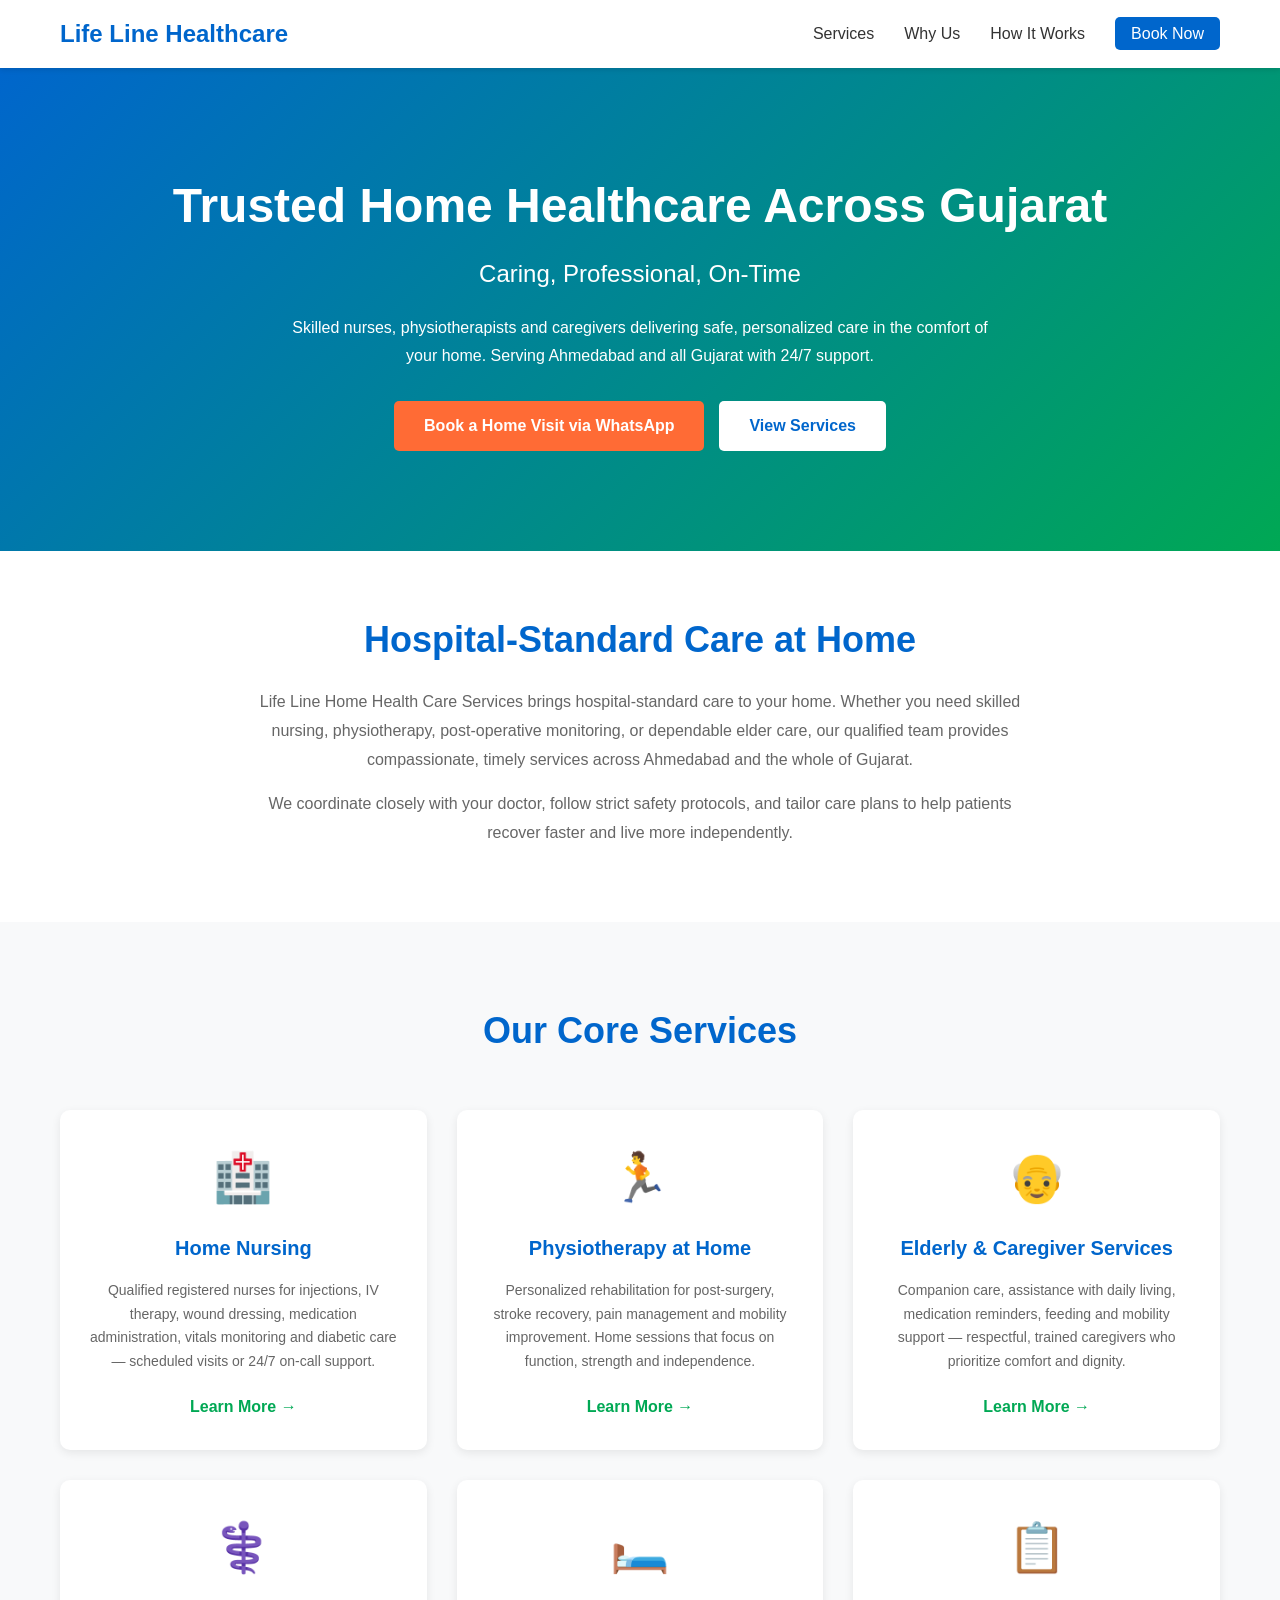
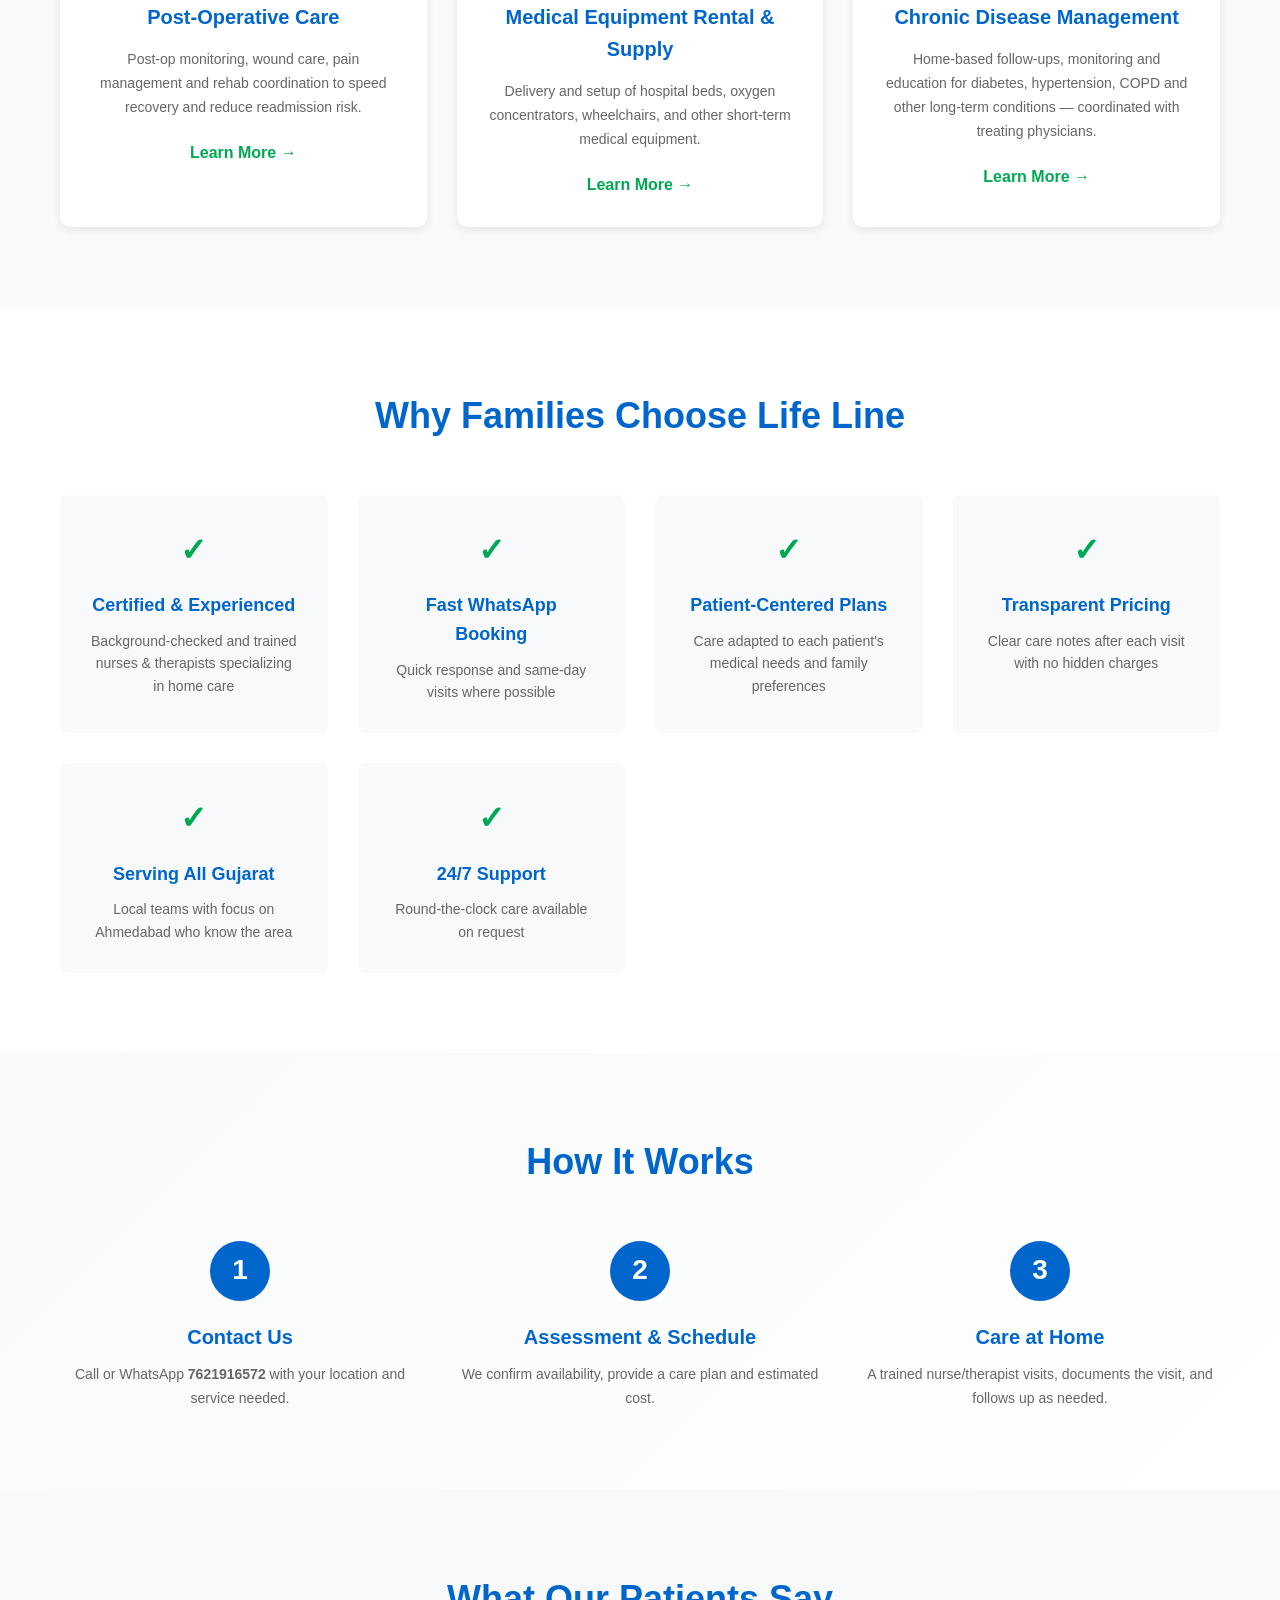
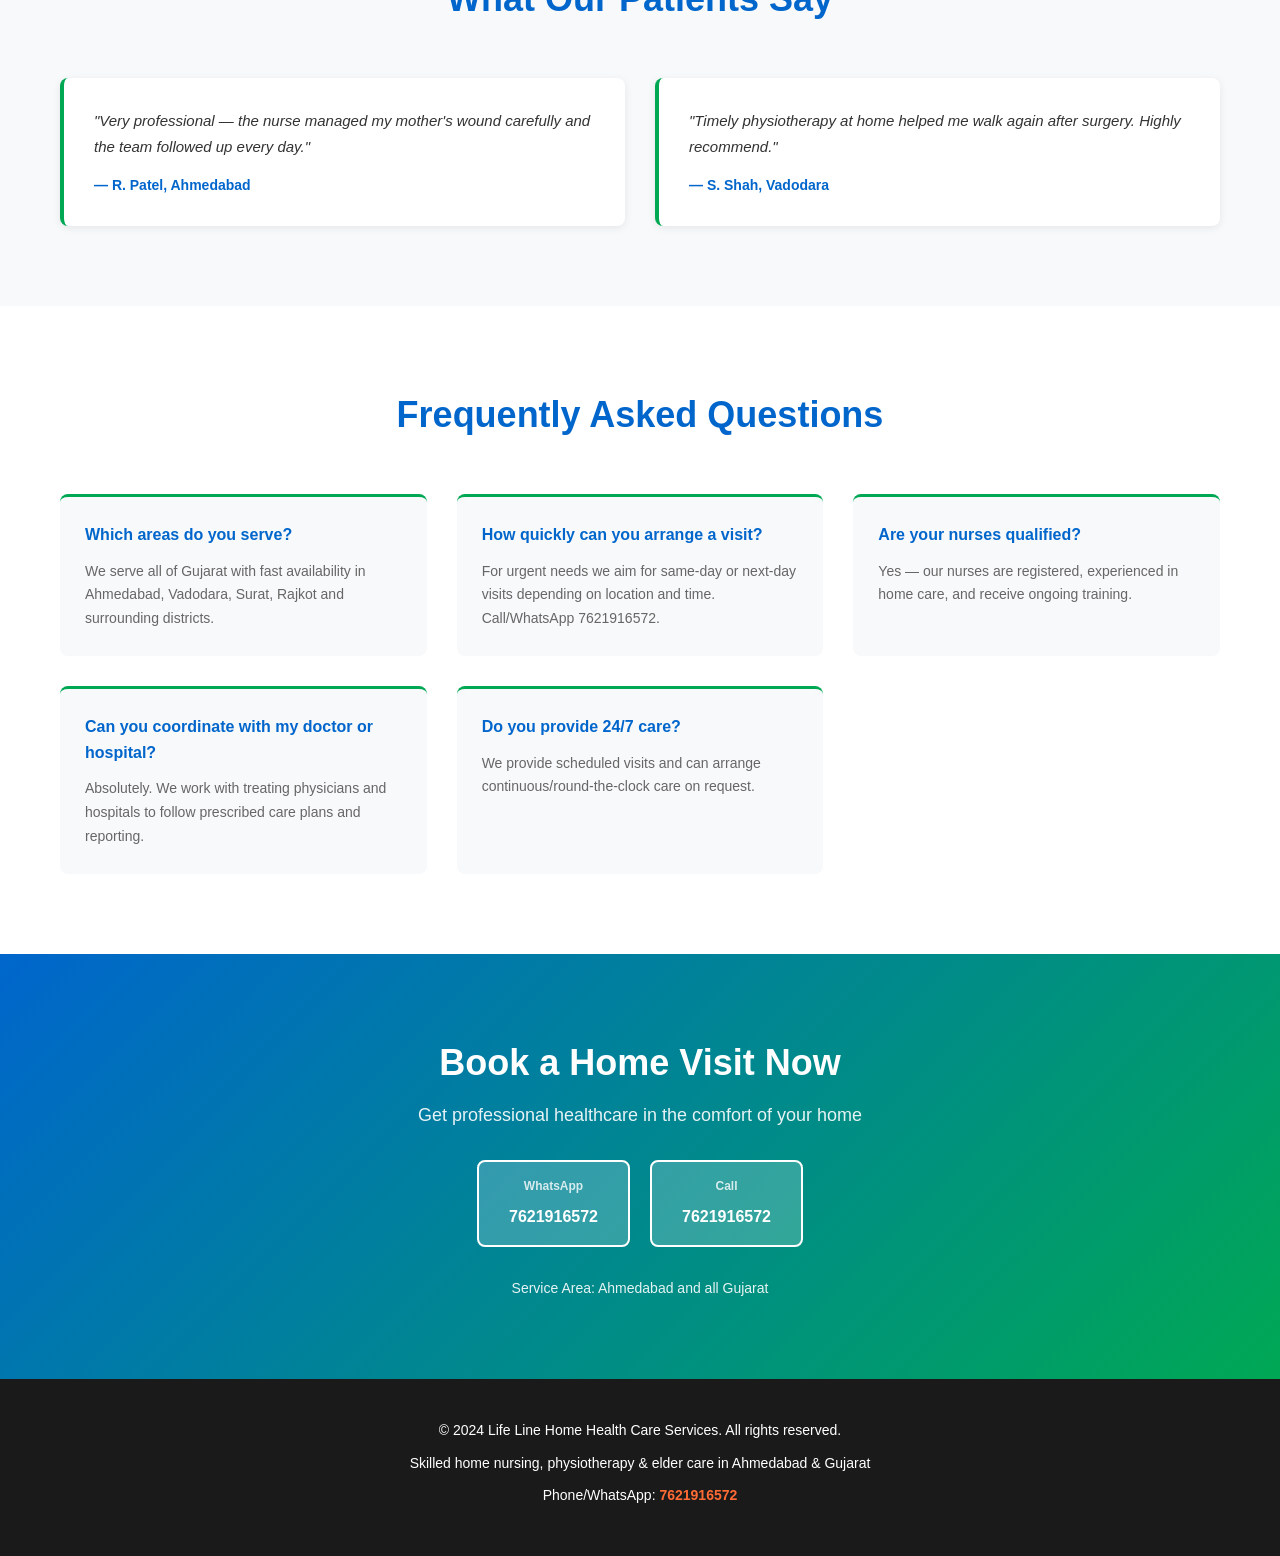
<file: index.html>
<!DOCTYPE html>
<html lang="en">
<head>
    <meta charset="UTF-8">
    <meta name="viewport" content="width=device-width, initial-scale=1.0">
    <meta name="description" content="Life Line Home Health Care Services — professional home nursing, physiotherapy, elderly & post-op care across Ahmedabad and all Gujarat. 24/7 visits & WhatsApp booking: 7621916572">
    <title>Life Line Home Health Care Services — Home Nursing & Physiotherapy in Ahmedabad & Gujarat</title>
    <link rel="stylesheet" href="styles.css">
</head>
<body>
    <!-- Navigation -->
    <nav class="navbar">
        <div class="container">
            <div class="logo">Life Line Healthcare</div>
            <ul class="nav-links">
                <li><a href="#services">Services</a></li>
                <li><a href="#why-us">Why Us</a></li>
                <li><a href="#how-it-works">How It Works</a></li>
                <li><a href="#contact" class="cta-nav">Book Now</a></li>
            </ul>
        </div>
    </nav>

    <!-- Hero Section -->
    <section class="hero">
        <div class="hero-content">
            <h1>Trusted Home Healthcare Across Gujarat</h1>
            <p>Caring, Professional, On-Time</p>
            <p class="hero-subtitle">Skilled nurses, physiotherapists and caregivers delivering safe, personalized care in the comfort of your home. Serving Ahmedabad and all Gujarat with 24/7 support.</p>
            <div class="hero-ctas">
                <a href="https://wa.me/917621916572" class="btn btn-primary" target="_blank">Book a Home Visit via WhatsApp</a>
                <a href="#services" class="btn btn-secondary">View Services</a>
            </div>
        </div>
    </section>

    <!-- Intro Section -->
    <section class="intro">
        <div class="container">
            <h2>Hospital-Standard Care at Home</h2>
            <p>Life Line Home Health Care Services brings hospital-standard care to your home. Whether you need skilled nursing, physiotherapy, post-operative monitoring, or dependable elder care, our qualified team provides compassionate, timely services across Ahmedabad and the whole of Gujarat.</p>
            <p>We coordinate closely with your doctor, follow strict safety protocols, and tailor care plans to help patients recover faster and live more independently.</p>
        </div>
    </section>

    <!-- Services Section -->
    <section id="services" class="services">
        <div class="container">
            <h2>Our Core Services</h2>
            <div class="services-grid">
                <div class="service-card">
                    <div class="service-icon">🏥</div>
                    <h3>Home Nursing</h3>
                    <p>Qualified registered nurses for injections, IV therapy, wound dressing, medication administration, vitals monitoring and diabetic care — scheduled visits or 24/7 on-call support.</p>
                    <a href="services/home-nursing.html" class="service-link">Learn More →</a>
                </div>

                <div class="service-card">
                    <div class="service-icon">🏃</div>
                    <h3>Physiotherapy at Home</h3>
                    <p>Personalized rehabilitation for post-surgery, stroke recovery, pain management and mobility improvement. Home sessions that focus on function, strength and independence.</p>
                    <a href="services/physiotherapy.html" class="service-link">Learn More →</a>
                </div>

                <div class="service-card">
                    <div class="service-icon">👴</div>
                    <h3>Elderly & Caregiver Services</h3>
                    <p>Companion care, assistance with daily living, medication reminders, feeding and mobility support — respectful, trained caregivers who prioritize comfort and dignity.</p>
                    <a href="services/elderly-care.html" class="service-link">Learn More →</a>
                </div>

                <div class="service-card">
                    <div class="service-icon">⚕️</div>
                    <h3>Post-Operative Care</h3>
                    <p>Post-op monitoring, wound care, pain management and rehab coordination to speed recovery and reduce readmission risk.</p>
                    <a href="services/post-op-care.html" class="service-link">Learn More →</a>
                </div>

                <div class="service-card">
                    <div class="service-icon">🛏️</div>
                    <h3>Medical Equipment Rental & Supply</h3>
                    <p>Delivery and setup of hospital beds, oxygen concentrators, wheelchairs, and other short-term medical equipment.</p>
                    <a href="services/equipment.html" class="service-link">Learn More →</a>
                </div>

                <div class="service-card">
                    <div class="service-icon">📋</div>
                    <h3>Chronic Disease Management</h3>
                    <p>Home-based follow-ups, monitoring and education for diabetes, hypertension, COPD and other long-term conditions — coordinated with treating physicians.</p>
                    <a href="services/chronic-care.html" class="service-link">Learn More →</a>
                </div>
            </div>
        </div>
    </section>

    <!-- Why Choose Us Section -->
    <section id="why-us" class="why-us">
        <div class="container">
            <h2>Why Families Choose Life Line</h2>
            <div class="reasons-grid">
                <div class="reason">
                    <div class="reason-icon">✓</div>
                    <h3>Certified & Experienced</h3>
                    <p>Background-checked and trained nurses & therapists specializing in home care</p>
                </div>
                <div class="reason">
                    <div class="reason-icon">✓</div>
                    <h3>Fast WhatsApp Booking</h3>
                    <p>Quick response and same-day visits where possible</p>
                </div>
                <div class="reason">
                    <div class="reason-icon">✓</div>
                    <h3>Patient-Centered Plans</h3>
                    <p>Care adapted to each patient's medical needs and family preferences</p>
                </div>
                <div class="reason">
                    <div class="reason-icon">✓</div>
                    <h3>Transparent Pricing</h3>
                    <p>Clear care notes after each visit with no hidden charges</p>
                </div>
                <div class="reason">
                    <div class="reason-icon">✓</div>
                    <h3>Serving All Gujarat</h3>
                    <p>Local teams with focus on Ahmedabad who know the area</p>
                </div>
                <div class="reason">
                    <div class="reason-icon">✓</div>
                    <h3>24/7 Support</h3>
                    <p>Round-the-clock care available on request</p>
                </div>
            </div>
        </div>
    </section>

    <!-- How It Works Section -->
    <section id="how-it-works" class="how-it-works">
        <div class="container">
            <h2>How It Works</h2>
            <div class="steps-grid">
                <div class="step">
                    <div class="step-number">1</div>
                    <h3>Contact Us</h3>
                    <p>Call or WhatsApp <strong>7621916572</strong> with your location and service needed.</p>
                </div>
                <div class="step">
                    <div class="step-number">2</div>
                    <h3>Assessment & Schedule</h3>
                    <p>We confirm availability, provide a care plan and estimated cost.</p>
                </div>
                <div class="step">
                    <div class="step-number">3</div>
                    <h3>Care at Home</h3>
                    <p>A trained nurse/therapist visits, documents the visit, and follows up as needed.</p>
                </div>
            </div>
        </div>
    </section>

    <!-- Testimonials Section -->
    <section class="testimonials">
        <div class="container">
            <h2>What Our Patients Say</h2>
            <div class="testimonials-grid">
                <div class="testimonial">
                    <p class="testimonial-text">"Very professional — the nurse managed my mother's wound carefully and the team followed up every day."</p>
                    <p class="testimonial-author">— R. Patel, Ahmedabad</p>
                </div>
                <div class="testimonial">
                    <p class="testimonial-text">"Timely physiotherapy at home helped me walk again after surgery. Highly recommend."</p>
                    <p class="testimonial-author">— S. Shah, Vadodara</p>
                </div>
            </div>
        </div>
    </section>

    <!-- FAQ Section -->
    <section class="faq">
        <div class="container">
            <h2>Frequently Asked Questions</h2>
            <div class="faq-grid">
                <div class="faq-item">
                    <h3>Which areas do you serve?</h3>
                    <p>We serve all of Gujarat with fast availability in Ahmedabad, Vadodara, Surat, Rajkot and surrounding districts.</p>
                </div>
                <div class="faq-item">
                    <h3>How quickly can you arrange a visit?</h3>
                    <p>For urgent needs we aim for same-day or next-day visits depending on location and time. Call/WhatsApp 7621916572.</p>
                </div>
                <div class="faq-item">
                    <h3>Are your nurses qualified?</h3>
                    <p>Yes — our nurses are registered, experienced in home care, and receive ongoing training.</p>
                </div>
                <div class="faq-item">
                    <h3>Can you coordinate with my doctor or hospital?</h3>
                    <p>Absolutely. We work with treating physicians and hospitals to follow prescribed care plans and reporting.</p>
                </div>
                <div class="faq-item">
                    <h3>Do you provide 24/7 care?</h3>
                    <p>We provide scheduled visits and can arrange continuous/round-the-clock care on request.</p>
                </div>
            </div>
        </div>
    </section>

    <!-- Contact & CTA Section -->
    <section id="contact" class="contact-cta">
        <div class="container">
            <h2>Book a Home Visit Now</h2>
            <p class="contact-subtitle">Get professional healthcare in the comfort of your home</p>
            <div class="contact-methods">
                <a href="https://wa.me/917621916572" class="contact-btn whatsapp" target="_blank">
                    <span>WhatsApp</span>
                    7621916572
                </a>
                <a href="tel:+917621916572" class="contact-btn phone">
                    <span>Call</span>
                    7621916572
                </a>
            </div>
            <p class="service-area">Service Area: Ahmedabad and all Gujarat</p>
        </div>
    </section>

    <!-- Footer -->
    <footer class="footer">
        <div class="container">
            <p>&copy; 2024 Life Line Home Health Care Services. All rights reserved.</p>
            <p>Skilled home nursing, physiotherapy & elder care in Ahmedabad & Gujarat</p>
            <p>Phone/WhatsApp: <strong>7621916572</strong></p>
        </div>
    </footer>
</body>
</html>
</file>
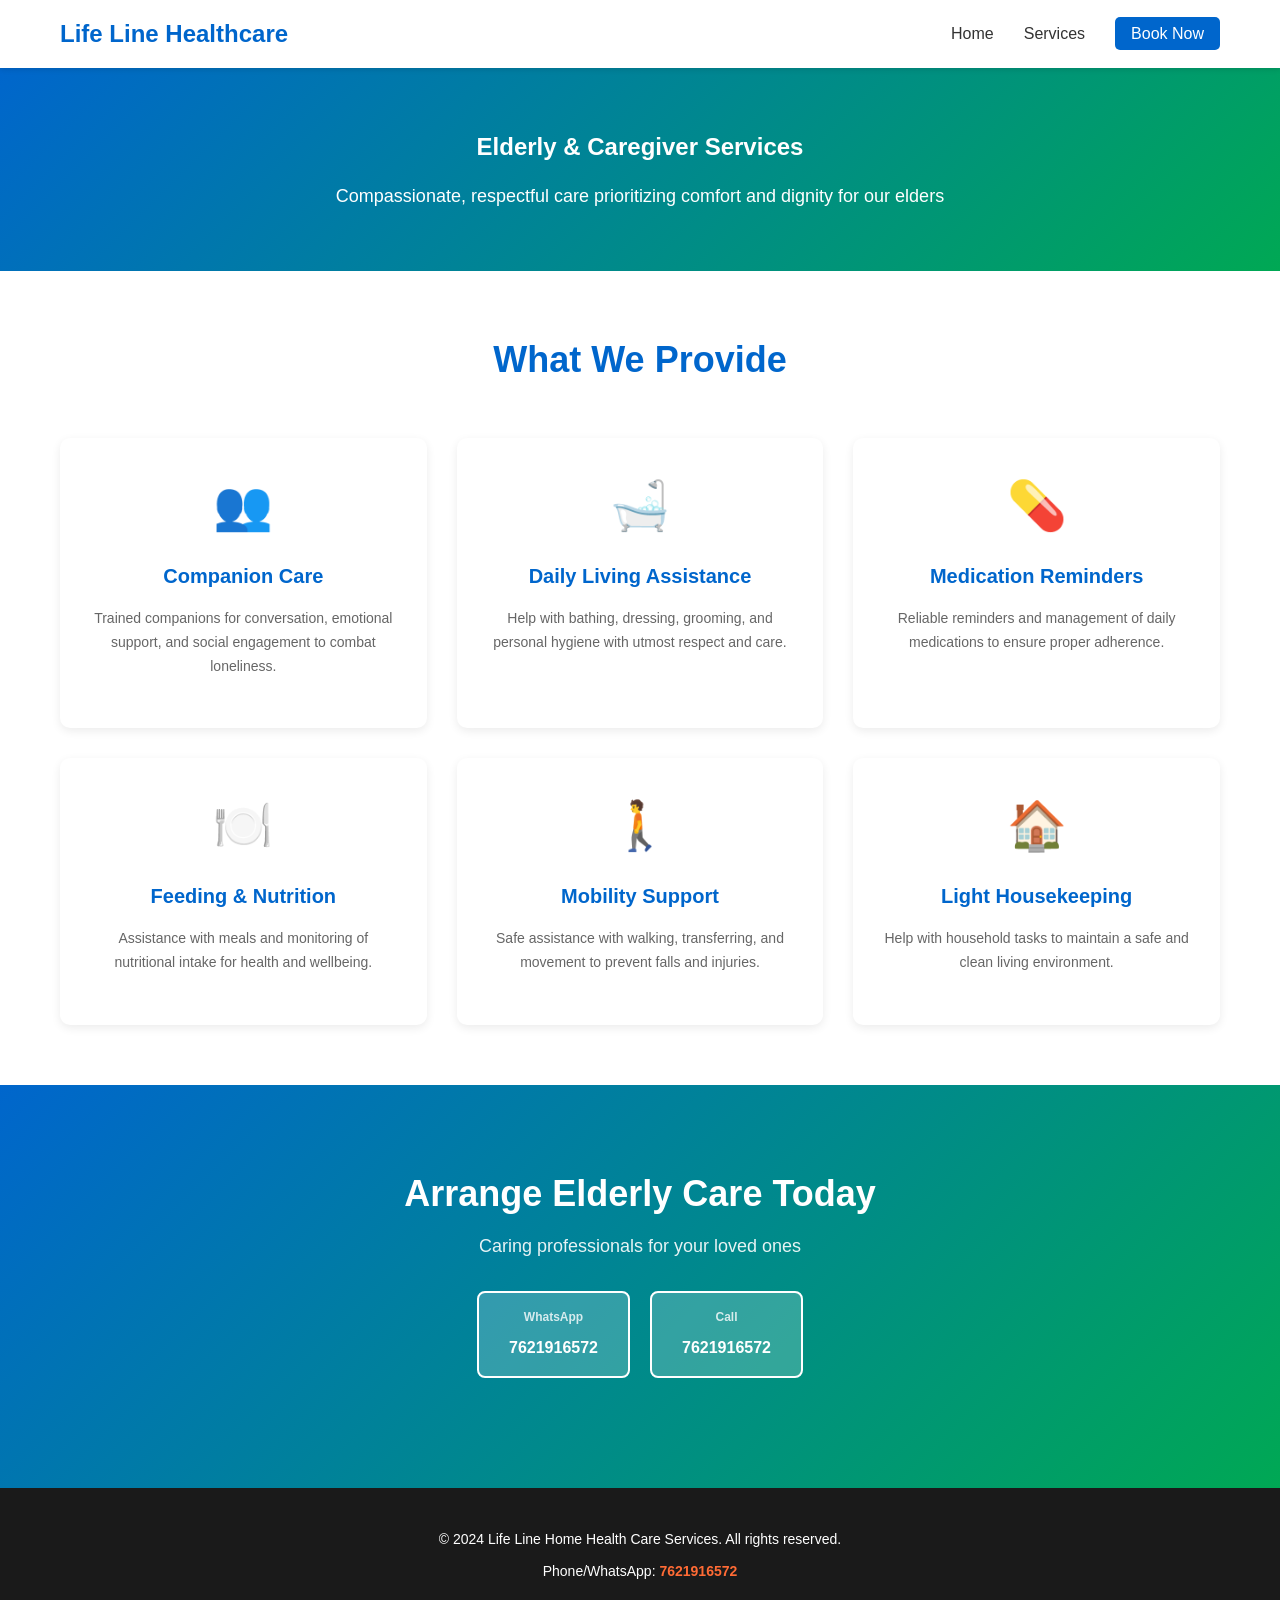
<file: services/elderly-care.html>
<!DOCTYPE html>
<html lang="en">
<head>
    <meta charset="UTF-8">
    <meta name="viewport" content="width=device-width, initial-scale=1.0">
    <meta name="description" content="Elderly Care Services - Companion care, daily living assistance, and respectful caregiving across Ahmedabad and Gujarat">
    <title>Elderly Care Services | Life Line Healthcare</title>
    <link rel="stylesheet" href="../styles.css">
</head>
<body>
    <nav class="navbar">
        <div class="container">
            <div class="logo">Life Line Healthcare</div>
            <ul class="nav-links">
                <li><a href="../index.html">Home</a></li>
                <li><a href="../index.html#services">Services</a></li>
                <li><a href="../index.html#contact" class="cta-nav">Book Now</a></li>
            </ul>
        </div>
    </nav>

    <section class="hero" style="padding: 60px 20px;">
        <div class="container">
            <h1>Elderly & Caregiver Services</h1>
            <p style="font-size: 18px; margin-top: 15px;">Compassionate, respectful care prioritizing comfort and dignity for our elders</p>
        </div>
    </section>

    <section class="services" style="padding: 60px 20px; background-color: white;">
        <div class="container">
            <h2>What We Provide</h2>
            <div class="services-grid">
                <div class="service-card">
                    <div class="service-icon">👥</div>
                    <h3>Companion Care</h3>
                    <p>Trained companions for conversation, emotional support, and social engagement to combat loneliness.</p>
                </div>
                <div class="service-card">
                    <div class="service-icon">🛁</div>
                    <h3>Daily Living Assistance</h3>
                    <p>Help with bathing, dressing, grooming, and personal hygiene with utmost respect and care.</p>
                </div>
                <div class="service-card">
                    <div class="service-icon">💊</div>
                    <h3>Medication Reminders</h3>
                    <p>Reliable reminders and management of daily medications to ensure proper adherence.</p>
                </div>
                <div class="service-card">
                    <div class="service-icon">🍽️</div>
                    <h3>Feeding & Nutrition</h3>
                    <p>Assistance with meals and monitoring of nutritional intake for health and wellbeing.</p>
                </div>
                <div class="service-card">
                    <div class="service-icon">🚶</div>
                    <h3>Mobility Support</h3>
                    <p>Safe assistance with walking, transferring, and movement to prevent falls and injuries.</p>
                </div>
                <div class="service-card">
                    <div class="service-icon">🏠</div>
                    <h3>Light Housekeeping</h3>
                    <p>Help with household tasks to maintain a safe and clean living environment.</p>
                </div>
            </div>
        </div>
    </section>

    <section class="contact-cta">
        <div class="container">
            <h2>Arrange Elderly Care Today</h2>
            <p class="contact-subtitle">Caring professionals for your loved ones</p>
            <div class="contact-methods">
                <a href="https://wa.me/917621916572" class="contact-btn" target="_blank">
                    <span>WhatsApp</span>
                    7621916572
                </a>
                <a href="tel:+917621916572" class="contact-btn">
                    <span>Call</span>
                    7621916572
                </a>
            </div>
        </div>
    </section>

    <footer class="footer">
        <div class="container">
            <p>&copy; 2024 Life Line Home Health Care Services. All rights reserved.</p>
            <p>Phone/WhatsApp: <strong>7621916572</strong></p>
        </div>
    </footer>
</body>
</html>
</file>
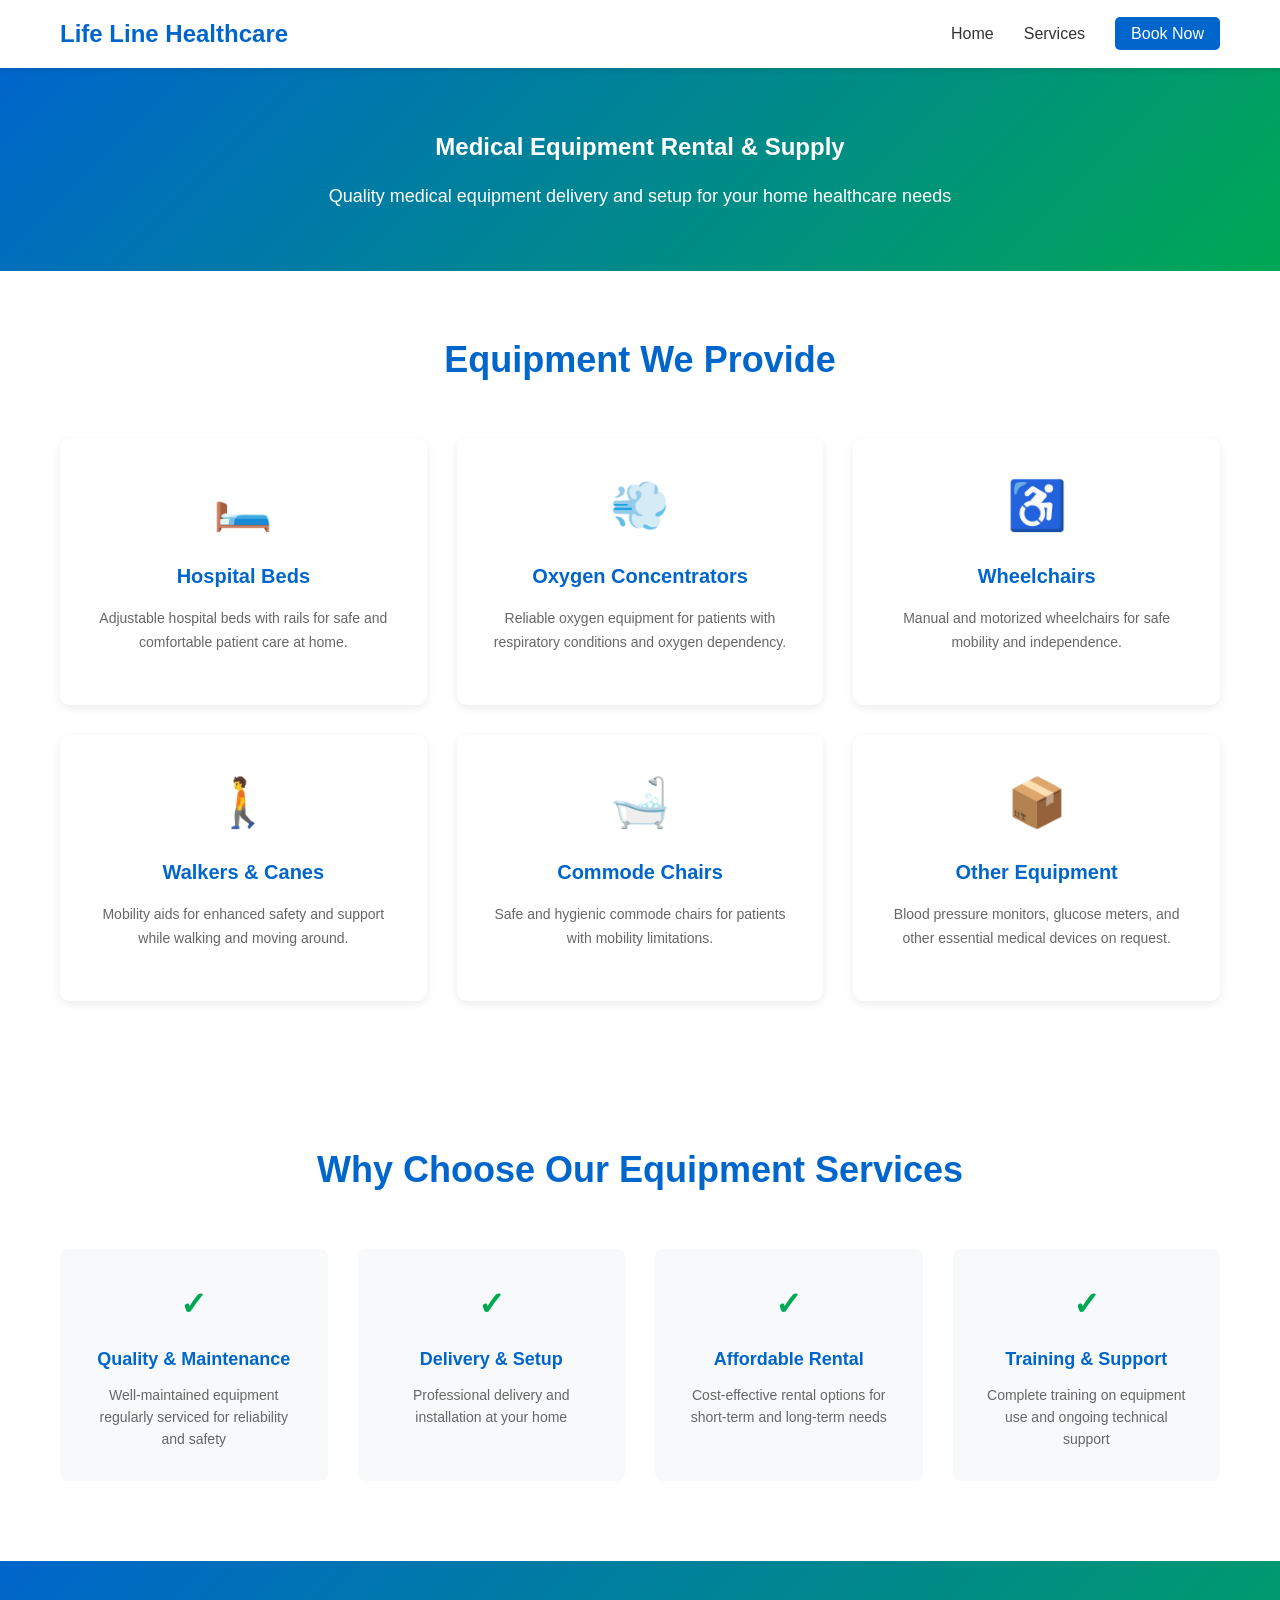
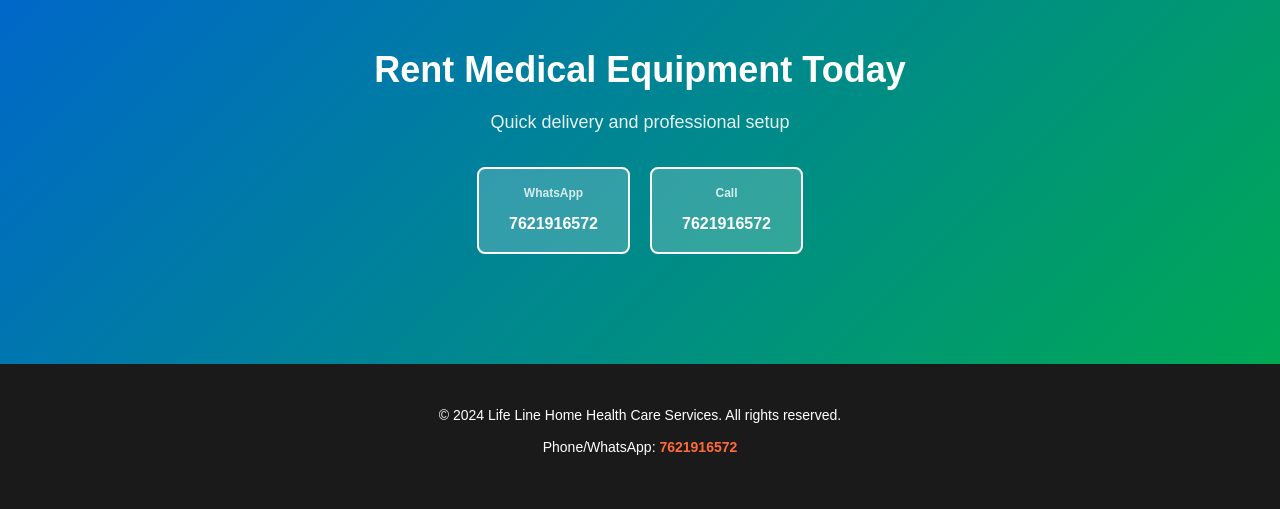
<file: services/equipment.html>
<!DOCTYPE html>
<html lang="en">
<head>
    <meta charset="UTF-8">
    <meta name="viewport" content="width=device-width, initial-scale=1.0">
    <meta name="description" content="Medical Equipment Rental & Supply - Hospital beds, oxygen concentrators, wheelchairs across Ahmedabad and Gujarat">
    <title>Medical Equipment Rental Services | Life Line Healthcare</title>
    <link rel="stylesheet" href="../styles.css">
</head>
<body>
    <nav class="navbar">
        <div class="container">
            <div class="logo">Life Line Healthcare</div>
            <ul class="nav-links">
                <li><a href="../index.html">Home</a></li>
                <li><a href="../index.html#services">Services</a></li>
                <li><a href="../index.html#contact" class="cta-nav">Book Now</a></li>
            </ul>
        </div>
    </nav>

    <section class="hero" style="padding: 60px 20px;">
        <div class="container">
            <h1>Medical Equipment Rental & Supply</h1>
            <p style="font-size: 18px; margin-top: 15px;">Quality medical equipment delivery and setup for your home healthcare needs</p>
        </div>
    </section>

    <section class="services" style="padding: 60px 20px; background-color: white;">
        <div class="container">
            <h2>Equipment We Provide</h2>
            <div class="services-grid">
                <div class="service-card">
                    <div class="service-icon">🛏️</div>
                    <h3>Hospital Beds</h3>
                    <p>Adjustable hospital beds with rails for safe and comfortable patient care at home.</p>
                </div>
                <div class="service-card">
                    <div class="service-icon">💨</div>
                    <h3>Oxygen Concentrators</h3>
                    <p>Reliable oxygen equipment for patients with respiratory conditions and oxygen dependency.</p>
                </div>
                <div class="service-card">
                    <div class="service-icon">♿</div>
                    <h3>Wheelchairs</h3>
                    <p>Manual and motorized wheelchairs for safe mobility and independence.</p>
                </div>
                <div class="service-card">
                    <div class="service-icon">🚶</div>
                    <h3>Walkers & Canes</h3>
                    <p>Mobility aids for enhanced safety and support while walking and moving around.</p>
                </div>
                <div class="service-card">
                    <div class="service-icon">🛁</div>
                    <h3>Commode Chairs</h3>
                    <p>Safe and hygienic commode chairs for patients with mobility limitations.</p>
                </div>
                <div class="service-card">
                    <div class="service-icon">📦</div>
                    <h3>Other Equipment</h3>
                    <p>Blood pressure monitors, glucose meters, and other essential medical devices on request.</p>
                </div>
            </div>
        </div>
    </section>

    <section class="why-us" style="background-color: white;">
        <div class="container">
            <h2>Why Choose Our Equipment Services</h2>
            <div class="reasons-grid">
                <div class="reason">
                    <div class="reason-icon">✓</div>
                    <h3>Quality & Maintenance</h3>
                    <p>Well-maintained equipment regularly serviced for reliability and safety</p>
                </div>
                <div class="reason">
                    <div class="reason-icon">✓</div>
                    <h3>Delivery & Setup</h3>
                    <p>Professional delivery and installation at your home</p>
                </div>
                <div class="reason">
                    <div class="reason-icon">✓</div>
                    <h3>Affordable Rental</h3>
                    <p>Cost-effective rental options for short-term and long-term needs</p>
                </div>
                <div class="reason">
                    <div class="reason-icon">✓</div>
                    <h3>Training & Support</h3>
                    <p>Complete training on equipment use and ongoing technical support</p>
                </div>
            </div>
        </div>
    </section>

    <section class="contact-cta">
        <div class="container">
            <h2>Rent Medical Equipment Today</h2>
            <p class="contact-subtitle">Quick delivery and professional setup</p>
            <div class="contact-methods">
                <a href="https://wa.me/917621916572" class="contact-btn" target="_blank">
                    <span>WhatsApp</span>
                    7621916572
                </a>
                <a href="tel:+917621916572" class="contact-btn">
                    <span>Call</span>
                    7621916572
                </a>
            </div>
        </div>
    </section>

    <footer class="footer">
        <div class="container">
            <p>&copy; 2024 Life Line Home Health Care Services. All rights reserved.</p>
            <p>Phone/WhatsApp: <strong>7621916572</strong></p>
        </div>
    </footer>
</body>
</html>
</file>
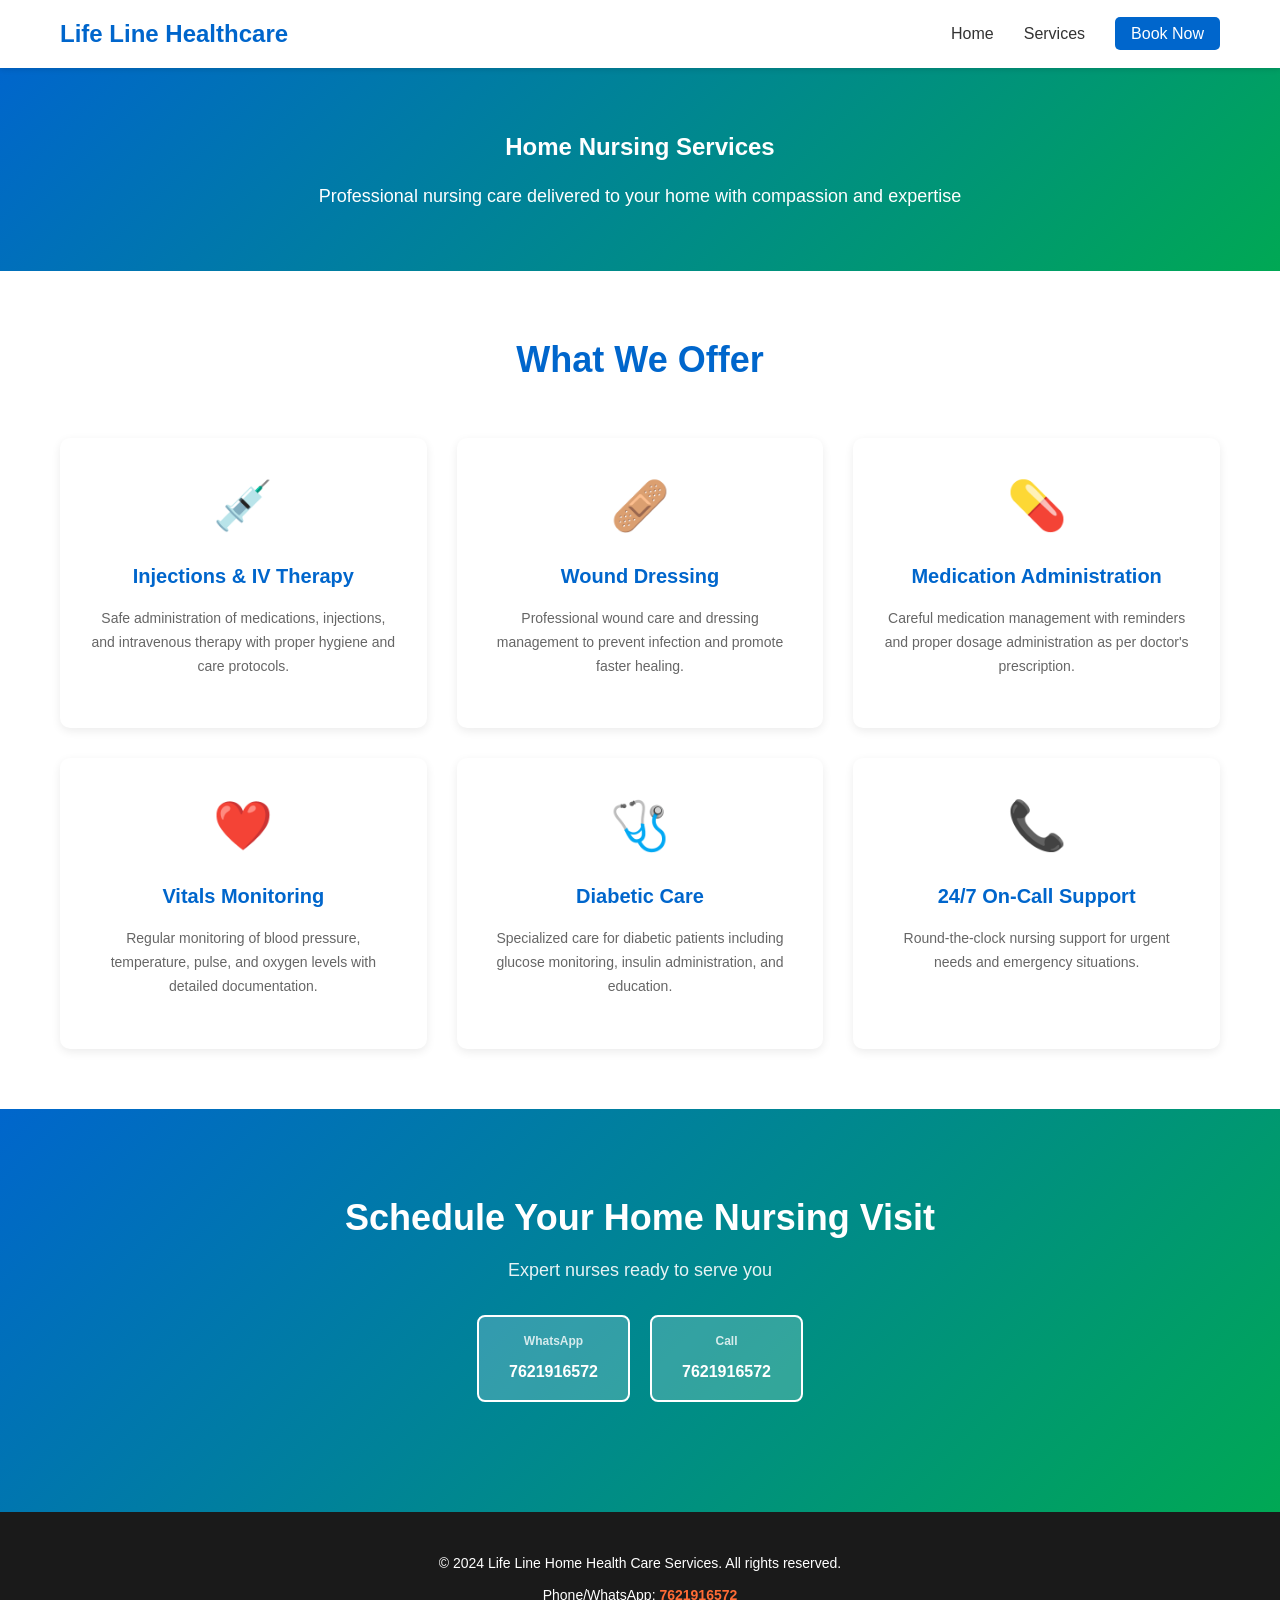
<file: services/home-nursing.html>
<!DOCTYPE html>
<html lang="en">
<head>
    <meta charset="UTF-8">
    <meta name="viewport" content="width=device-width, initial-scale=1.0">
    <meta name="description" content="Home Nursing Services - Qualified registered nurses for injections, IV therapy, wound dressing, and 24/7 care across Ahmedabad and Gujarat">
    <title>Home Nursing Services | Life Line Healthcare</title>
    <link rel="stylesheet" href="../styles.css">
</head>
<body>
    <nav class="navbar">
        <div class="container">
            <div class="logo">Life Line Healthcare</div>
            <ul class="nav-links">
                <li><a href="../index.html">Home</a></li>
                <li><a href="../index.html#services">Services</a></li>
                <li><a href="../index.html#contact" class="cta-nav">Book Now</a></li>
            </ul>
        </div>
    </nav>

    <section class="hero" style="padding: 60px 20px;">
        <div class="container">
            <h1>Home Nursing Services</h1>
            <p style="font-size: 18px; margin-top: 15px;">Professional nursing care delivered to your home with compassion and expertise</p>
        </div>
    </section>

    <section class="services" style="padding: 60px 20px; background-color: white;">
        <div class="container">
            <h2>What We Offer</h2>
            <div class="services-grid">
                <div class="service-card">
                    <div class="service-icon">💉</div>
                    <h3>Injections & IV Therapy</h3>
                    <p>Safe administration of medications, injections, and intravenous therapy with proper hygiene and care protocols.</p>
                </div>
                <div class="service-card">
                    <div class="service-icon">🩹</div>
                    <h3>Wound Dressing</h3>
                    <p>Professional wound care and dressing management to prevent infection and promote faster healing.</p>
                </div>
                <div class="service-card">
                    <div class="service-icon">💊</div>
                    <h3>Medication Administration</h3>
                    <p>Careful medication management with reminders and proper dosage administration as per doctor's prescription.</p>
                </div>
                <div class="service-card">
                    <div class="service-icon">❤️</div>
                    <h3>Vitals Monitoring</h3>
                    <p>Regular monitoring of blood pressure, temperature, pulse, and oxygen levels with detailed documentation.</p>
                </div>
                <div class="service-card">
                    <div class="service-icon">🩺</div>
                    <h3>Diabetic Care</h3>
                    <p>Specialized care for diabetic patients including glucose monitoring, insulin administration, and education.</p>
                </div>
                <div class="service-card">
                    <div class="service-icon">📞</div>
                    <h3>24/7 On-Call Support</h3>
                    <p>Round-the-clock nursing support for urgent needs and emergency situations.</p>
                </div>
            </div>
        </div>
    </section>

    <section class="contact-cta">
        <div class="container">
            <h2>Schedule Your Home Nursing Visit</h2>
            <p class="contact-subtitle">Expert nurses ready to serve you</p>
            <div class="contact-methods">
                <a href="https://wa.me/917621916572" class="contact-btn" target="_blank">
                    <span>WhatsApp</span>
                    7621916572
                </a>
                <a href="tel:+917621916572" class="contact-btn">
                    <span>Call</span>
                    7621916572
                </a>
            </div>
        </div>
    </section>

    <footer class="footer">
        <div class="container">
            <p>&copy; 2024 Life Line Home Health Care Services. All rights reserved.</p>
            <p>Phone/WhatsApp: <strong>7621916572</strong></p>
        </div>
    </footer>
</body>
</html>
</file>
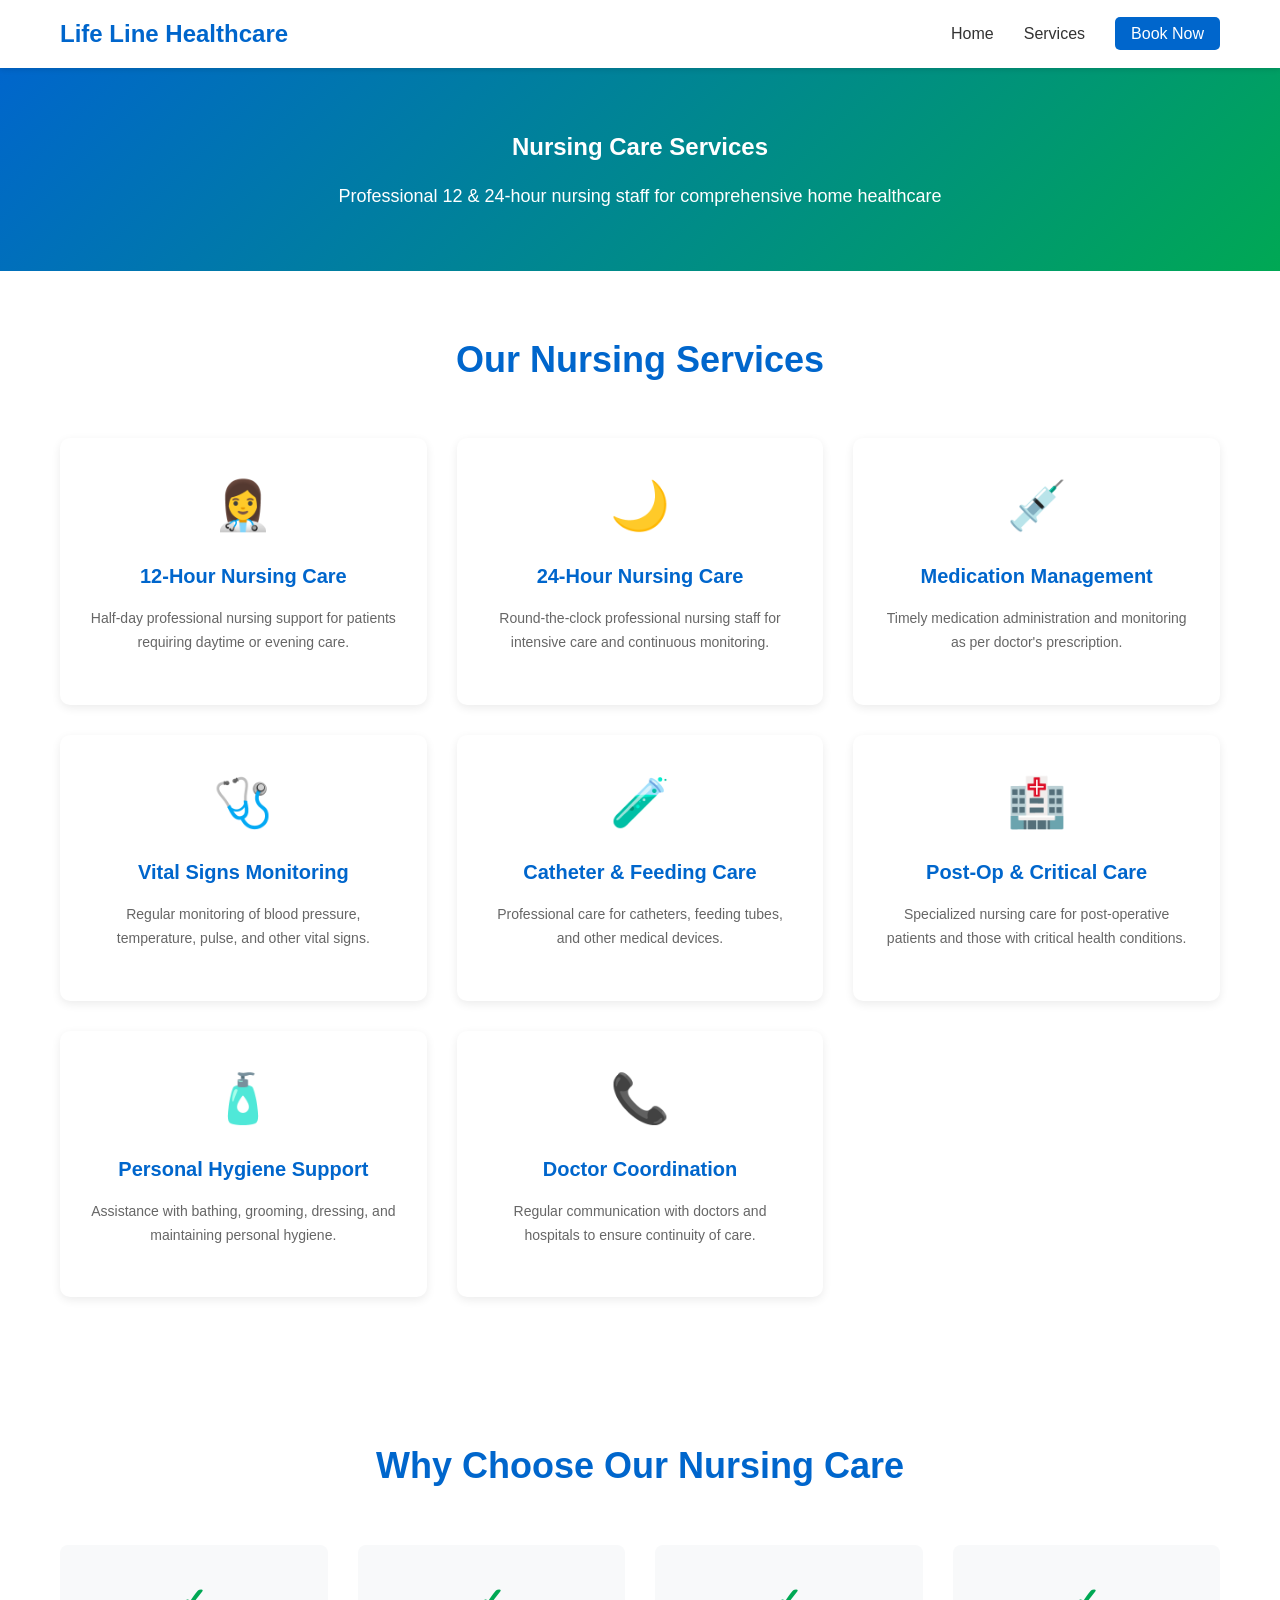
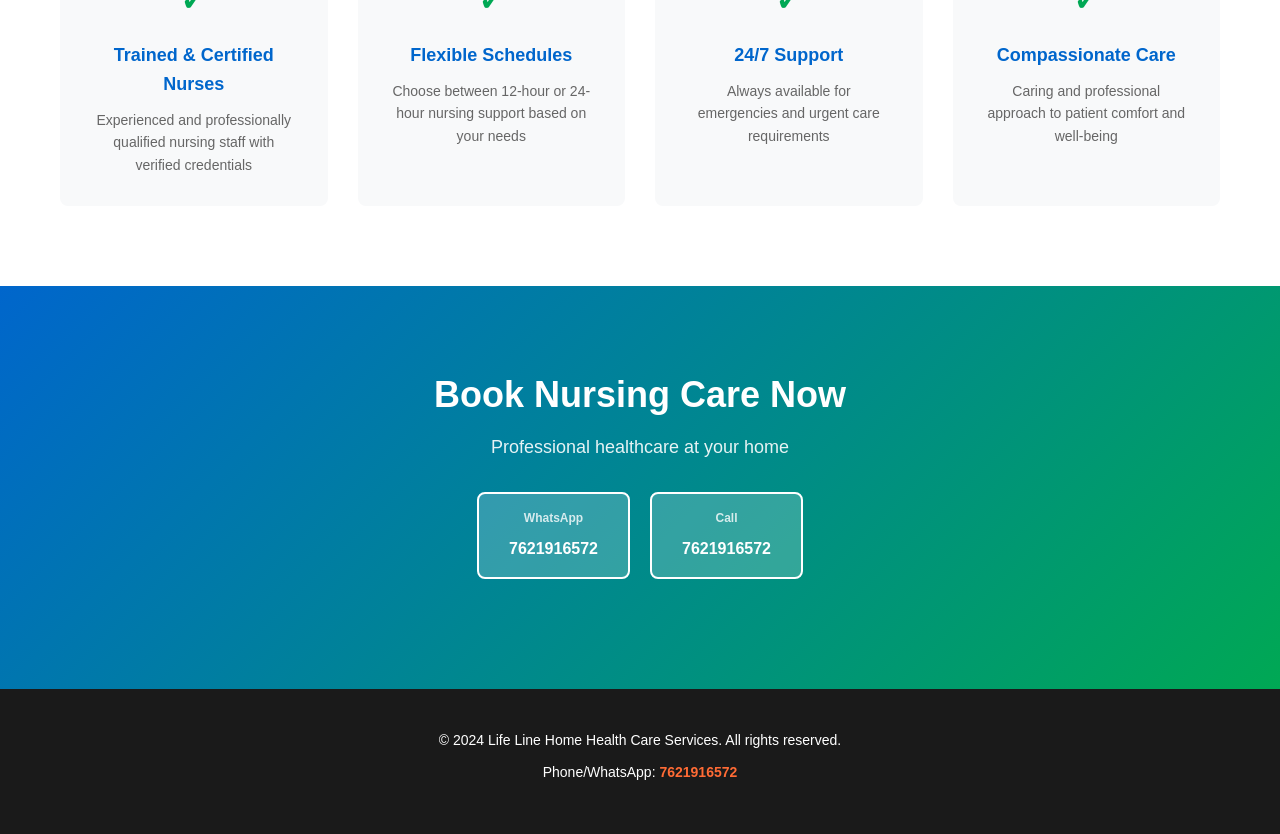
<file: services/nursing-care.html>
<!DOCTYPE html>
<html lang="en">
<head>
    <meta charset="UTF-8">
    <meta name="viewport" content="width=device-width, initial-scale=1.0">
    <meta name="description" content="Nursing Care 24/7 - Professional nurses available 12 and 24 hours across Ahmedabad and Gujarat">
    <title>Nursing Care Services | Life Line Healthcare</title>
    <link rel="stylesheet" href="../styles.css">
</head>
<body>
    <nav class="navbar">
        <div class="container">
            <div class="logo">Life Line Healthcare</div>
            <ul class="nav-links">
                <li><a href="../index.html">Home</a></li>
                <li><a href="../index.html#services">Services</a></li>
                <li><a href="../index.html#contact" class="cta-nav">Book Now</a></li>
            </ul>
        </div>
    </nav>

    <section class="hero" style="padding: 60px 20px;">
        <div class="container">
            <h1>Nursing Care Services</h1>
            <p style="font-size: 18px; margin-top: 15px;">Professional 12 & 24-hour nursing staff for comprehensive home healthcare</p>
        </div>
    </section>

    <section class="services" style="padding: 60px 20px; background-color: white;">
        <div class="container">
            <h2>Our Nursing Services</h2>
            <div class="services-grid">
                <div class="service-card">
                    <div class="service-icon">👩‍⚕️</div>
                    <h3>12-Hour Nursing Care</h3>
                    <p>Half-day professional nursing support for patients requiring daytime or evening care.</p>
                </div>
                <div class="service-card">
                    <div class="service-icon">🌙</div>
                    <h3>24-Hour Nursing Care</h3>
                    <p>Round-the-clock professional nursing staff for intensive care and continuous monitoring.</p>
                </div>
                <div class="service-card">
                    <div class="service-icon">💉</div>
                    <h3>Medication Management</h3>
                    <p>Timely medication administration and monitoring as per doctor's prescription.</p>
                </div>
                <div class="service-card">
                    <div class="service-icon">🩺</div>
                    <h3>Vital Signs Monitoring</h3>
                    <p>Regular monitoring of blood pressure, temperature, pulse, and other vital signs.</p>
                </div>
                <div class="service-card">
                    <div class="service-icon">🧪</div>
                    <h3>Catheter & Feeding Care</h3>
                    <p>Professional care for catheters, feeding tubes, and other medical devices.</p>
                </div>
                <div class="service-card">
                    <div class="service-icon">🏥</div>
                    <h3>Post-Op & Critical Care</h3>
                    <p>Specialized nursing care for post-operative patients and those with critical health conditions.</p>
                </div>
                <div class="service-card">
                    <div class="service-icon">🧴</div>
                    <h3>Personal Hygiene Support</h3>
                    <p>Assistance with bathing, grooming, dressing, and maintaining personal hygiene.</p>
                </div>
                <div class="service-card">
                    <div class="service-icon">📞</div>
                    <h3>Doctor Coordination</h3>
                    <p>Regular communication with doctors and hospitals to ensure continuity of care.</p>
                </div>
            </div>
        </div>
    </section>

    <section class="why-us" style="background-color: white;">
        <div class="container">
            <h2>Why Choose Our Nursing Care</h2>
            <div class="reasons-grid">
                <div class="reason">
                    <div class="reason-icon">✓</div>
                    <h3>Trained & Certified Nurses</h3>
                    <p>Experienced and professionally qualified nursing staff with verified credentials</p>
                </div>
                <div class="reason">
                    <div class="reason-icon">✓</div>
                    <h3>Flexible Schedules</h3>
                    <p>Choose between 12-hour or 24-hour nursing support based on your needs</p>
                </div>
                <div class="reason">
                    <div class="reason-icon">✓</div>
                    <h3>24/7 Support</h3>
                    <p>Always available for emergencies and urgent care requirements</p>
                </div>
                <div class="reason">
                    <div class="reason-icon">✓</div>
                    <h3>Compassionate Care</h3>
                    <p>Caring and professional approach to patient comfort and well-being</p>
                </div>
            </div>
        </div>
    </section>

    <section class="contact-cta">
        <div class="container">
            <h2>Book Nursing Care Now</h2>
            <p class="contact-subtitle">Professional healthcare at your home</p>
            <div class="contact-methods">
                <a href="https://wa.me/917621916572" class="contact-btn" target="_blank">
                    <span>WhatsApp</span>
                    7621916572
                </a>
                <a href="tel:+917621916572" class="contact-btn">
                    <span>Call</span>
                    7621916572
                </a>
            </div>
        </div>
    </section>

    <footer class="footer">
        <div class="container">
            <p>&copy; 2024 Life Line Home Health Care Services. All rights reserved.</p>
            <p>Phone/WhatsApp: <strong>7621916572</strong></p>
        </div>
    </footer>
</body>
</html>
</file>
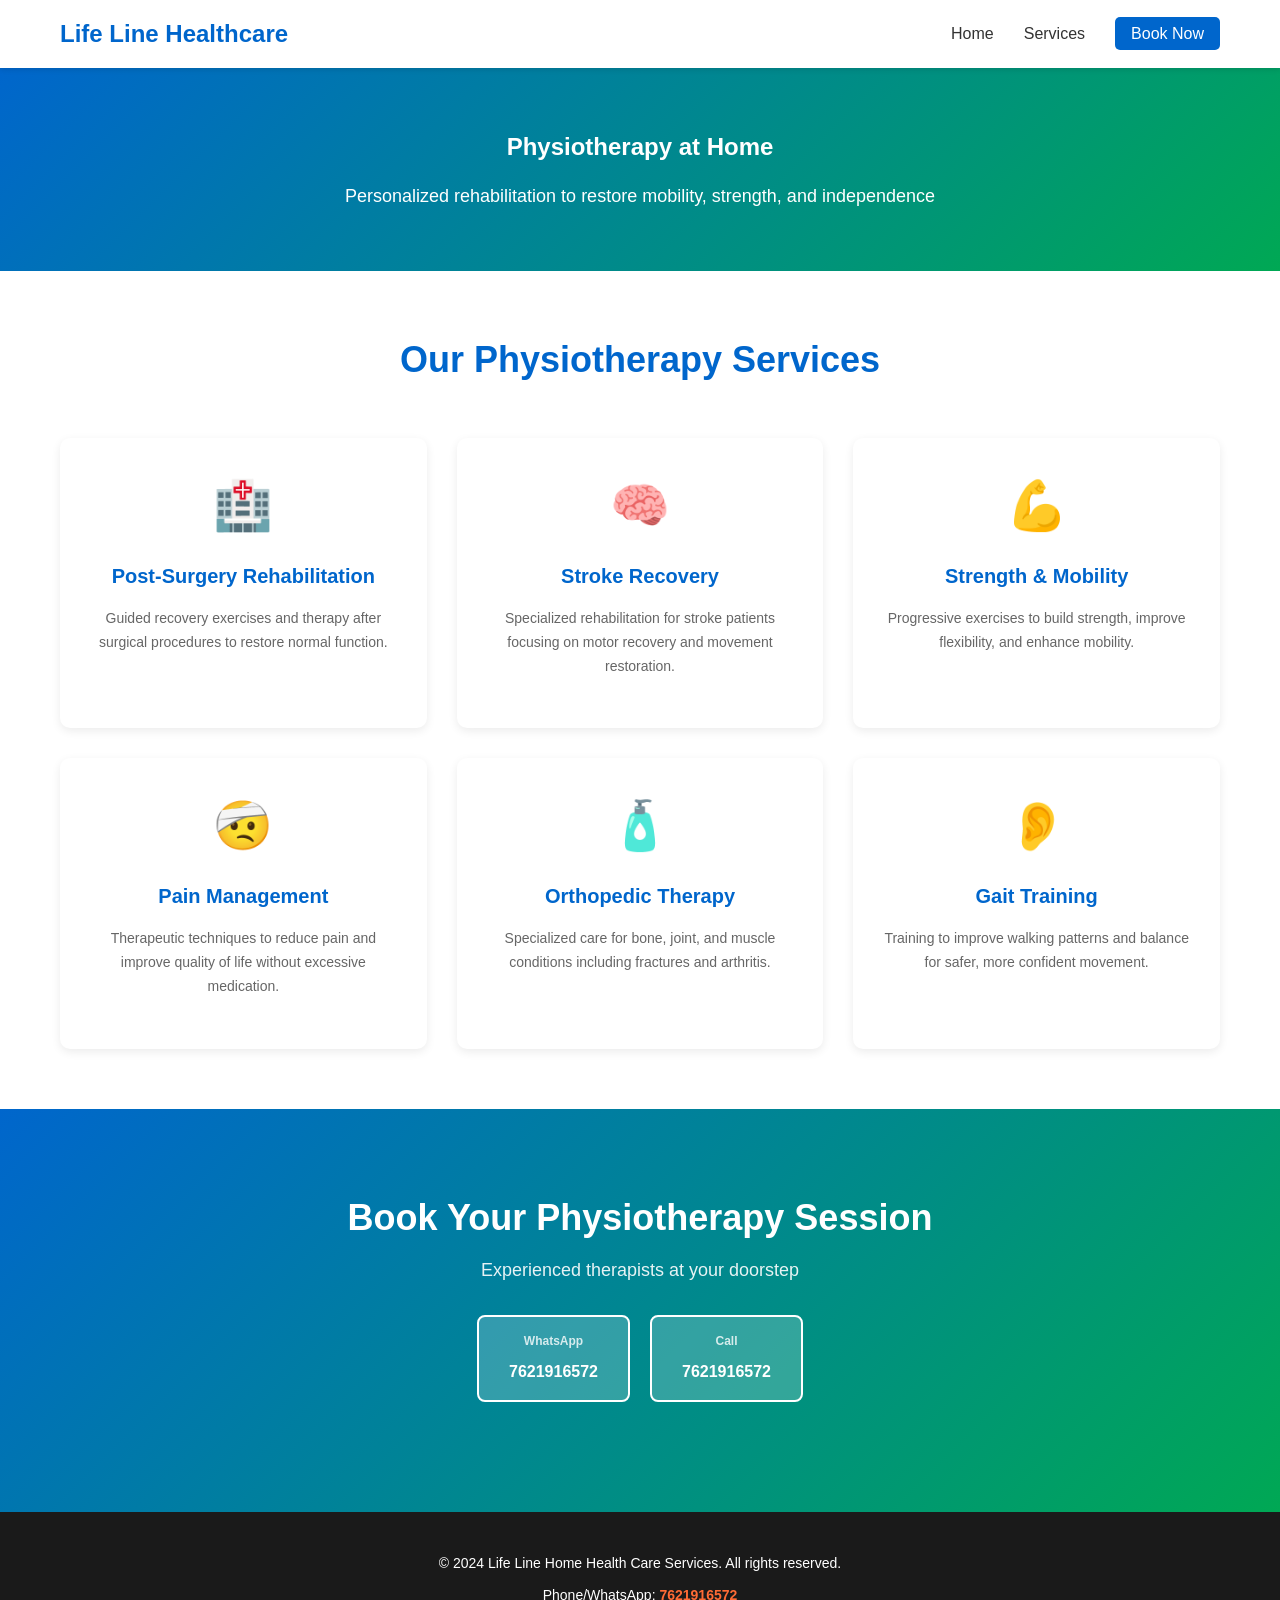
<file: services/physiotherapy.html>
<!DOCTYPE html>
<html lang="en">
<head>
    <meta charset="UTF-8">
    <meta name="viewport" content="width=device-width, initial-scale=1.0">
    <meta name="description" content="Physiotherapy at Home - Personalized rehabilitation for post-surgery, stroke recovery, pain management across Ahmedabad and Gujarat">
    <title>Physiotherapy Services | Life Line Healthcare</title>
    <link rel="stylesheet" href="../styles.css">
</head>
<body>
    <nav class="navbar">
        <div class="container">
            <div class="logo">Life Line Healthcare</div>
            <ul class="nav-links">
                <li><a href="../index.html">Home</a></li>
                <li><a href="../index.html#services">Services</a></li>
                <li><a href="../index.html#contact" class="cta-nav">Book Now</a></li>
            </ul>
        </div>
    </nav>

    <section class="hero" style="padding: 60px 20px;">
        <div class="container">
            <h1>Physiotherapy at Home</h1>
            <p style="font-size: 18px; margin-top: 15px;">Personalized rehabilitation to restore mobility, strength, and independence</p>
        </div>
    </section>

    <section class="services" style="padding: 60px 20px; background-color: white;">
        <div class="container">
            <h2>Our Physiotherapy Services</h2>
            <div class="services-grid">
                <div class="service-card">
                    <div class="service-icon">🏥</div>
                    <h3>Post-Surgery Rehabilitation</h3>
                    <p>Guided recovery exercises and therapy after surgical procedures to restore normal function.</p>
                </div>
                <div class="service-card">
                    <div class="service-icon">🧠</div>
                    <h3>Stroke Recovery</h3>
                    <p>Specialized rehabilitation for stroke patients focusing on motor recovery and movement restoration.</p>
                </div>
                <div class="service-card">
                    <div class="service-icon">💪</div>
                    <h3>Strength & Mobility</h3>
                    <p>Progressive exercises to build strength, improve flexibility, and enhance mobility.</p>
                </div>
                <div class="service-card">
                    <div class="service-icon">🤕</div>
                    <h3>Pain Management</h3>
                    <p>Therapeutic techniques to reduce pain and improve quality of life without excessive medication.</p>
                </div>
                <div class="service-card">
                    <div class="service-icon">🧴</div>
                    <h3>Orthopedic Therapy</h3>
                    <p>Specialized care for bone, joint, and muscle conditions including fractures and arthritis.</p>
                </div>
                <div class="service-card">
                    <div class="service-icon">👂</div>
                    <h3>Gait Training</h3>
                    <p>Training to improve walking patterns and balance for safer, more confident movement.</p>
                </div>
            </div>
        </div>
    </section>

    <section class="contact-cta">
        <div class="container">
            <h2>Book Your Physiotherapy Session</h2>
            <p class="contact-subtitle">Experienced therapists at your doorstep</p>
            <div class="contact-methods">
                <a href="https://wa.me/917621916572" class="contact-btn" target="_blank">
                    <span>WhatsApp</span>
                    7621916572
                </a>
                <a href="tel:+917621916572" class="contact-btn">
                    <span>Call</span>
                    7621916572
                </a>
            </div>
        </div>
    </section>

    <footer class="footer">
        <div class="container">
            <p>&copy; 2024 Life Line Home Health Care Services. All rights reserved.</p>
            <p>Phone/WhatsApp: <strong>7621916572</strong></p>
        </div>
    </footer>
</body>
</html>
</file>
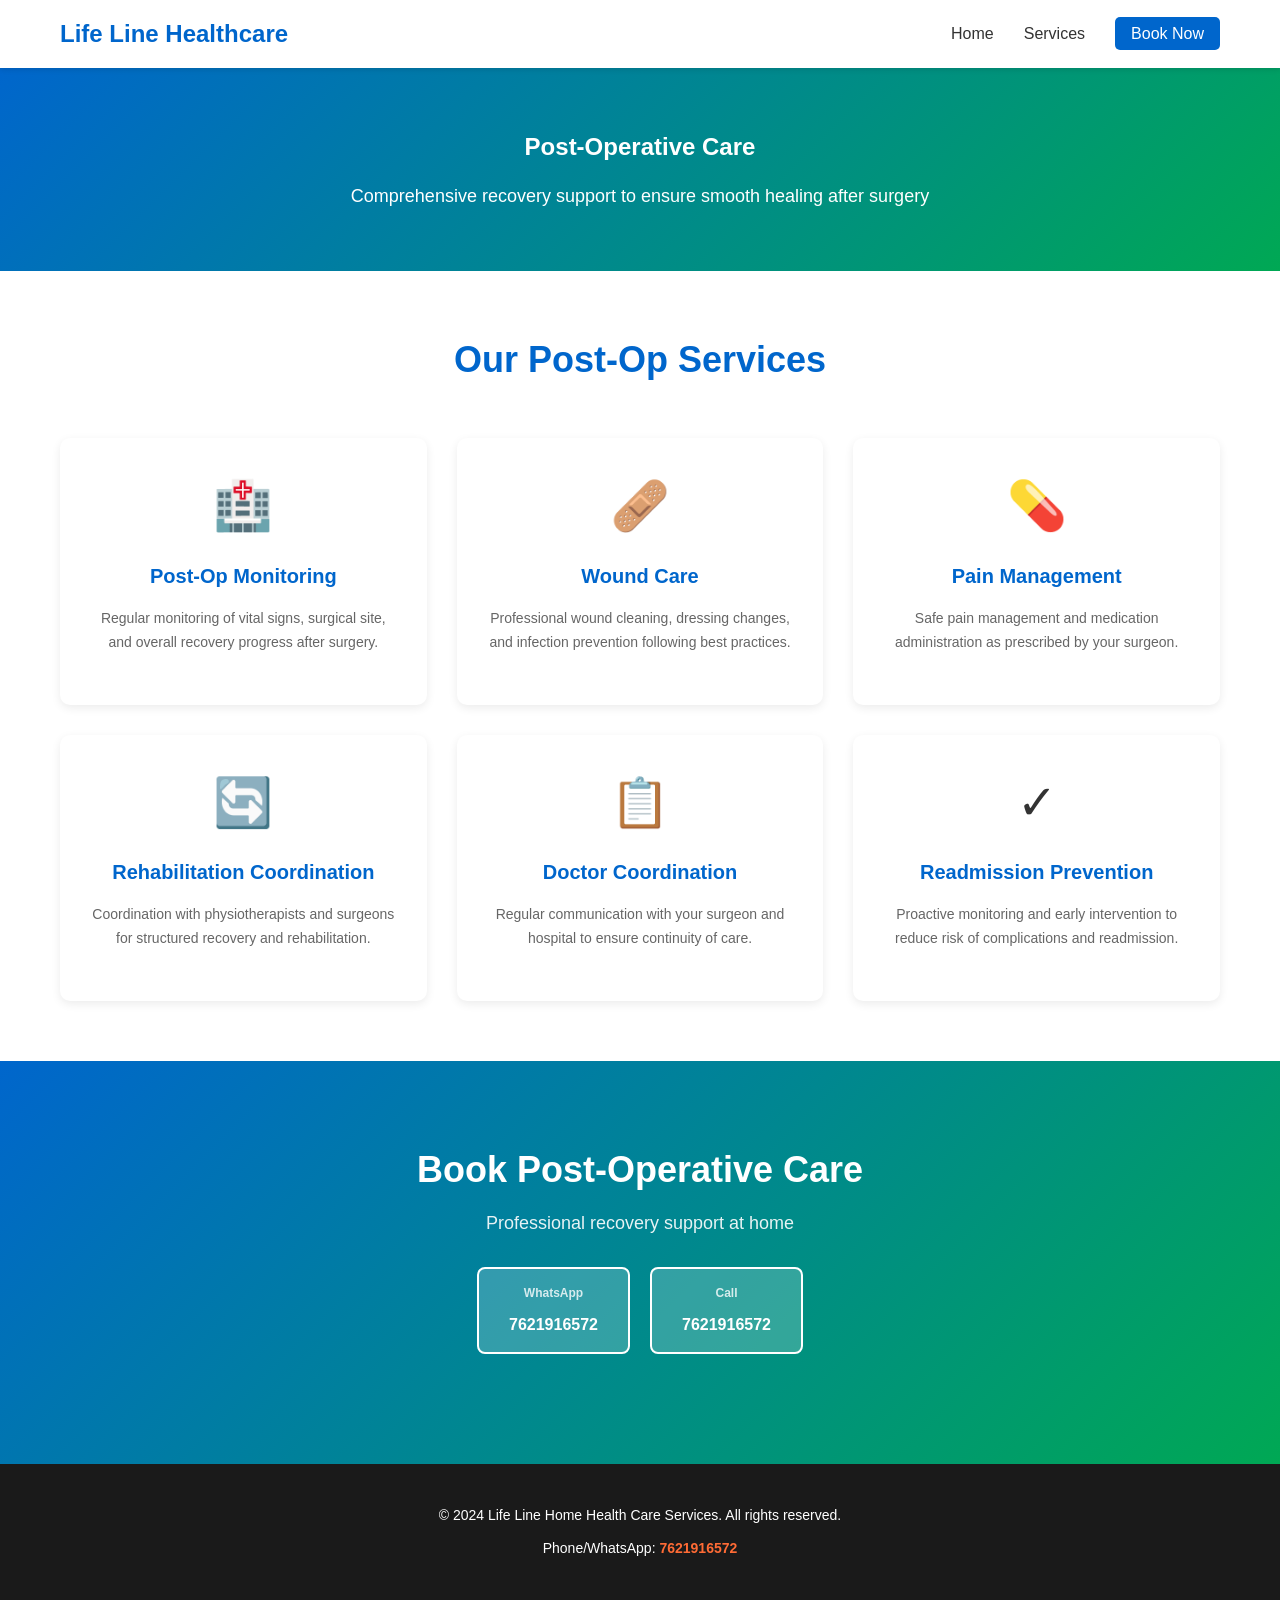
<file: services/post-op-care.html>
<!DOCTYPE html>
<html lang="en">
<head>
    <meta charset="UTF-8">
    <meta name="viewport" content="width=device-width, initial-scale=1.0">
    <meta name="description" content="Post-Operative Care Services - Wound care, monitoring, pain management after surgery across Ahmedabad and Gujarat">
    <title>Post-Operative Care Services | Life Line Healthcare</title>
    <link rel="stylesheet" href="../styles.css">
</head>
<body>
    <nav class="navbar">
        <div class="container">
            <div class="logo">Life Line Healthcare</div>
            <ul class="nav-links">
                <li><a href="../index.html">Home</a></li>
                <li><a href="../index.html#services">Services</a></li>
                <li><a href="../index.html#contact" class="cta-nav">Book Now</a></li>
            </ul>
        </div>
    </nav>

    <section class="hero" style="padding: 60px 20px;">
        <div class="container">
            <h1>Post-Operative Care</h1>
            <p style="font-size: 18px; margin-top: 15px;">Comprehensive recovery support to ensure smooth healing after surgery</p>
        </div>
    </section>

    <section class="services" style="padding: 60px 20px; background-color: white;">
        <div class="container">
            <h2>Our Post-Op Services</h2>
            <div class="services-grid">
                <div class="service-card">
                    <div class="service-icon">🏥</div>
                    <h3>Post-Op Monitoring</h3>
                    <p>Regular monitoring of vital signs, surgical site, and overall recovery progress after surgery.</p>
                </div>
                <div class="service-card">
                    <div class="service-icon">🩹</div>
                    <h3>Wound Care</h3>
                    <p>Professional wound cleaning, dressing changes, and infection prevention following best practices.</p>
                </div>
                <div class="service-card">
                    <div class="service-icon">💊</div>
                    <h3>Pain Management</h3>
                    <p>Safe pain management and medication administration as prescribed by your surgeon.</p>
                </div>
                <div class="service-card">
                    <div class="service-icon">🔄</div>
                    <h3>Rehabilitation Coordination</h3>
                    <p>Coordination with physiotherapists and surgeons for structured recovery and rehabilitation.</p>
                </div>
                <div class="service-card">
                    <div class="service-icon">📋</div>
                    <h3>Doctor Coordination</h3>
                    <p>Regular communication with your surgeon and hospital to ensure continuity of care.</p>
                </div>
                <div class="service-card">
                    <div class="service-icon">✓</div>
                    <h3>Readmission Prevention</h3>
                    <p>Proactive monitoring and early intervention to reduce risk of complications and readmission.</p>
                </div>
            </div>
        </div>
    </section>

    <section class="contact-cta">
        <div class="container">
            <h2>Book Post-Operative Care</h2>
            <p class="contact-subtitle">Professional recovery support at home</p>
            <div class="contact-methods">
                <a href="https://wa.me/917621916572" class="contact-btn" target="_blank">
                    <span>WhatsApp</span>
                    7621916572
                </a>
                <a href="tel:+917621916572" class="contact-btn">
                    <span>Call</span>
                    7621916572
                </a>
            </div>
        </div>
    </section>

    <footer class="footer">
        <div class="container">
            <p>&copy; 2024 Life Line Home Health Care Services. All rights reserved.</p>
            <p>Phone/WhatsApp: <strong>7621916572</strong></p>
        </div>
    </footer>
</body>
</html>
</file>
<file: styles.css>
* {
    margin: 0;
    padding: 0;
    box-sizing: border-box;
}

:root {
    --primary-color: #0066cc;
    --secondary-color: #00a854;
    --accent-color: #ff6b35;
    --dark-bg: #1a1a1a;
    --light-bg: #f8f9fa;
    --text-dark: #333333;
    --text-light: #666666;
    --border-color: #e0e0e0;
    --white: #ffffff;
}

html {
    scroll-behavior: smooth;
}

body {
    font-family: 'Segoe UI', Tahoma, Geneva, Verdana, sans-serif;
    color: var(--text-dark);
    line-height: 1.6;
    overflow-x: hidden;
}

.container {
    max-width: 1200px;
    margin: 0 auto;
    padding: 0 20px;
}

/* Navigation */
.navbar {
    background-color: var(--white);
    box-shadow: 0 2px 5px rgba(0, 0, 0, 0.1);
    position: sticky;
    top: 0;
    z-index: 100;
}

.navbar .container {
    display: flex;
    justify-content: space-between;
    align-items: center;
    padding: 15px 20px;
}

.logo {
    font-size: 24px;
    font-weight: bold;
    color: var(--primary-color);
}

.nav-links {
    display: flex;
    list-style: none;
    gap: 30px;
}

.nav-links a {
    text-decoration: none;
    color: var(--text-dark);
    font-weight: 500;
    transition: color 0.3s ease;
}

.nav-links a:hover {
    color: var(--primary-color);
}

.cta-nav {
    background-color: var(--primary-color) !important;
    color: var(--white) !important;
    padding: 8px 16px;
    border-radius: 5px;
}

.cta-nav:hover {
    background-color: var(--secondary-color) !important;
}

/* Hero Section */
.hero {
    background: linear-gradient(135deg, var(--primary-color) 0%, var(--secondary-color) 100%);
    color: var(--white);
    padding: 100px 20px;
    text-align: center;
}

.hero-content h1 {
    font-size: 48px;
    margin-bottom: 10px;
    font-weight: bold;
}

.hero-content > p:nth-of-type(1) {
    font-size: 24px;
    margin-bottom: 20px;
    font-weight: 300;
}

.hero-subtitle {
    font-size: 16px;
    margin-bottom: 30px;
    max-width: 700px;
    margin-left: auto;
    margin-right: auto;
    line-height: 1.8;
}

.hero-ctas {
    display: flex;
    gap: 15px;
    justify-content: center;
    flex-wrap: wrap;
}

/* Buttons */
.btn {
    padding: 12px 30px;
    border-radius: 5px;
    text-decoration: none;
    font-weight: 600;
    transition: all 0.3s ease;
    display: inline-block;
    border: none;
    cursor: pointer;
}

.btn-primary {
    background-color: var(--accent-color);
    color: var(--white);
}

.btn-primary:hover {
    background-color: #ff5520;
    transform: translateY(-2px);
    box-shadow: 0 5px 15px rgba(255, 107, 53, 0.3);
}

.btn-secondary {
    background-color: var(--white);
    color: var(--primary-color);
}

.btn-secondary:hover {
    background-color: var(--light-bg);
    transform: translateY(-2px);
}

/* Intro Section */
.intro {
    padding: 60px 20px;
    background-color: var(--white);
    text-align: center;
}

.intro h2 {
    font-size: 36px;
    margin-bottom: 20px;
    color: var(--primary-color);
}

.intro p {
    font-size: 16px;
    color: var(--text-light);
    max-width: 800px;
    margin: 0 auto 15px;
    line-height: 1.8;
}

/* Services Section */
.services {
    padding: 80px 20px;
    background-color: var(--light-bg);
}

.services h2 {
    font-size: 36px;
    text-align: center;
    margin-bottom: 50px;
    color: var(--primary-color);
}

.services-grid {
    display: grid;
    grid-template-columns: repeat(auto-fit, minmax(300px, 1fr));
    gap: 30px;
}

.service-card {
    background-color: var(--white);
    padding: 30px;
    border-radius: 10px;
    box-shadow: 0 3px 10px rgba(0, 0, 0, 0.08);
    transition: all 0.3s ease;
    text-align: center;
}

.service-card:hover {
    transform: translateY(-5px);
    box-shadow: 0 8px 20px rgba(0, 0, 0, 0.15);
}

.service-icon {
    font-size: 48px;
    margin-bottom: 15px;
}

.service-card h3 {
    font-size: 20px;
    margin-bottom: 15px;
    color: var(--primary-color);
}

.service-card p {
    color: var(--text-light);
    font-size: 14px;
    line-height: 1.7;
    margin-bottom: 20px;
}

.service-link {
    color: var(--secondary-color);
    text-decoration: none;
    font-weight: 600;
    transition: color 0.3s ease;
}

.service-link:hover {
    color: var(--primary-color);
}

/* Why Us Section */
.why-us {
    padding: 80px 20px;
    background-color: var(--white);
}

.why-us h2 {
    font-size: 36px;
    text-align: center;
    margin-bottom: 50px;
    color: var(--primary-color);
}

.reasons-grid {
    display: grid;
    grid-template-columns: repeat(auto-fit, minmax(250px, 1fr));
    gap: 30px;
}

.reason {
    text-align: center;
    padding: 30px;
    border-radius: 8px;
    background-color: var(--light-bg);
    transition: all 0.3s ease;
}

.reason:hover {
    background-color: #e8f0ff;
}

.reason-icon {
    font-size: 32px;
    color: var(--secondary-color);
    margin-bottom: 15px;
    font-weight: bold;
}

.reason h3 {
    font-size: 18px;
    margin-bottom: 10px;
    color: var(--primary-color);
}

.reason p {
    color: var(--text-light);
    font-size: 14px;
    line-height: 1.6;
}

/* How It Works Section */
.how-it-works {
    padding: 80px 20px;
    background: linear-gradient(135deg, var(--light-bg) 0%, var(--white) 100%);
}

.how-it-works h2 {
    font-size: 36px;
    text-align: center;
    margin-bottom: 50px;
    color: var(--primary-color);
}

.steps-grid {
    display: grid;
    grid-template-columns: repeat(auto-fit, minmax(250px, 1fr));
    gap: 40px;
}

.step {
    text-align: center;
}

.step-number {
    display: inline-flex;
    align-items: center;
    justify-content: center;
    width: 60px;
    height: 60px;
    background-color: var(--primary-color);
    color: var(--white);
    border-radius: 50%;
    font-size: 28px;
    font-weight: bold;
    margin-bottom: 20px;
}

.step h3 {
    font-size: 20px;
    margin-bottom: 10px;
    color: var(--primary-color);
}

.step p {
    color: var(--text-light);
    font-size: 14px;
    line-height: 1.7;
}

/* Testimonials Section */
.testimonials {
    padding: 80px 20px;
    background-color: var(--light-bg);
}

.testimonials h2 {
    font-size: 36px;
    text-align: center;
    margin-bottom: 50px;
    color: var(--primary-color);
}

.testimonials-grid {
    display: grid;
    grid-template-columns: repeat(auto-fit, minmax(300px, 1fr));
    gap: 30px;
}

.testimonial {
    background-color: var(--white);
    padding: 30px;
    border-radius: 8px;
    border-left: 4px solid var(--secondary-color);
    box-shadow: 0 2px 8px rgba(0, 0, 0, 0.08);
}

.testimonial-text {
    font-size: 15px;
    color: var(--text-dark);
    margin-bottom: 15px;
    line-height: 1.7;
    font-style: italic;
}

.testimonial-author {
    color: var(--primary-color);
    font-weight: 600;
    font-size: 14px;
}

/* FAQ Section */
.faq {
    padding: 80px 20px;
    background-color: var(--white);
}

.faq h2 {
    font-size: 36px;
    text-align: center;
    margin-bottom: 50px;
    color: var(--primary-color);
}

.faq-grid {
    display: grid;
    grid-template-columns: repeat(auto-fit, minmax(300px, 1fr));
    gap: 30px;
}

.faq-item {
    background-color: var(--light-bg);
    padding: 25px;
    border-radius: 8px;
    border-top: 3px solid var(--secondary-color);
}

.faq-item h3 {
    color: var(--primary-color);
    margin-bottom: 12px;
    font-size: 16px;
}

.faq-item p {
    color: var(--text-light);
    font-size: 14px;
    line-height: 1.7;
}

/* Contact CTA Section */
.contact-cta {
    padding: 80px 20px;
    background: linear-gradient(135deg, var(--primary-color) 0%, var(--secondary-color) 100%);
    color: var(--white);
    text-align: center;
}

.contact-cta h2 {
    font-size: 36px;
    margin-bottom: 10px;
}

.contact-subtitle {
    font-size: 18px;
    margin-bottom: 30px;
    opacity: 0.9;
}

.contact-methods {
    display: flex;
    gap: 20px;
    justify-content: center;
    flex-wrap: wrap;
    margin-bottom: 30px;
}

.contact-btn {
    display: flex;
    flex-direction: column;
    align-items: center;
    gap: 8px;
    padding: 15px 30px;
    background-color: rgba(255, 255, 255, 0.2);
    color: var(--white);
    border-radius: 8px;
    text-decoration: none;
    font-weight: 600;
    transition: all 0.3s ease;
    border: 2px solid var(--white);
}

.contact-btn:hover {
    background-color: var(--white);
    color: var(--primary-color);
}

.contact-btn span {
    font-size: 12px;
    opacity: 0.8;
}

.service-area {
    font-size: 14px;
    margin-top: 20px;
    opacity: 0.9;
}

/* Footer */
.footer {
    background-color: var(--dark-bg);
    color: var(--white);
    padding: 40px 20px;
    text-align: center;
}

.footer p {
    margin-bottom: 10px;
    font-size: 14px;
}

.footer p strong {
    color: var(--accent-color);
}

/* Responsive Design */
@media (max-width: 768px) {
    .nav-links {
        gap: 15px;
        font-size: 14px;
    }

    .hero-content h1 {
        font-size: 32px;
    }

    .hero-content > p:nth-of-type(1) {
        font-size: 18px;
    }

    .hero-ctas {
        flex-direction: column;
    }

    .hero-ctas .btn {
        width: 100%;
    }

    .services h2,
    .intro h2,
    .why-us h2,
    .how-it-works h2,
    .testimonials h2,
    .faq h2,
    .contact-cta h2 {
        font-size: 28px;
    }

    .services-grid,
    .reasons-grid,
    .testimonials-grid,
    .faq-grid {
        grid-template-columns: 1fr;
    }

    .contact-methods {
        flex-direction: column;
    }

    .contact-btn {
        width: 100%;
    }
}

@media (max-width: 480px) {
    .navbar .container {
        flex-direction: column;
        gap: 15px;
    }

    .nav-links {
        flex-wrap: wrap;
        gap: 10px;
    }

    .hero-content h1 {
        font-size: 24px;
    }

    .hero-content > p:nth-of-type(1) {
        font-size: 16px;
    }

    .hero-subtitle {
        font-size: 14px;
    }

    .btn {
        padding: 10px 20px;
        font-size: 14px;
    }
}
</file>
